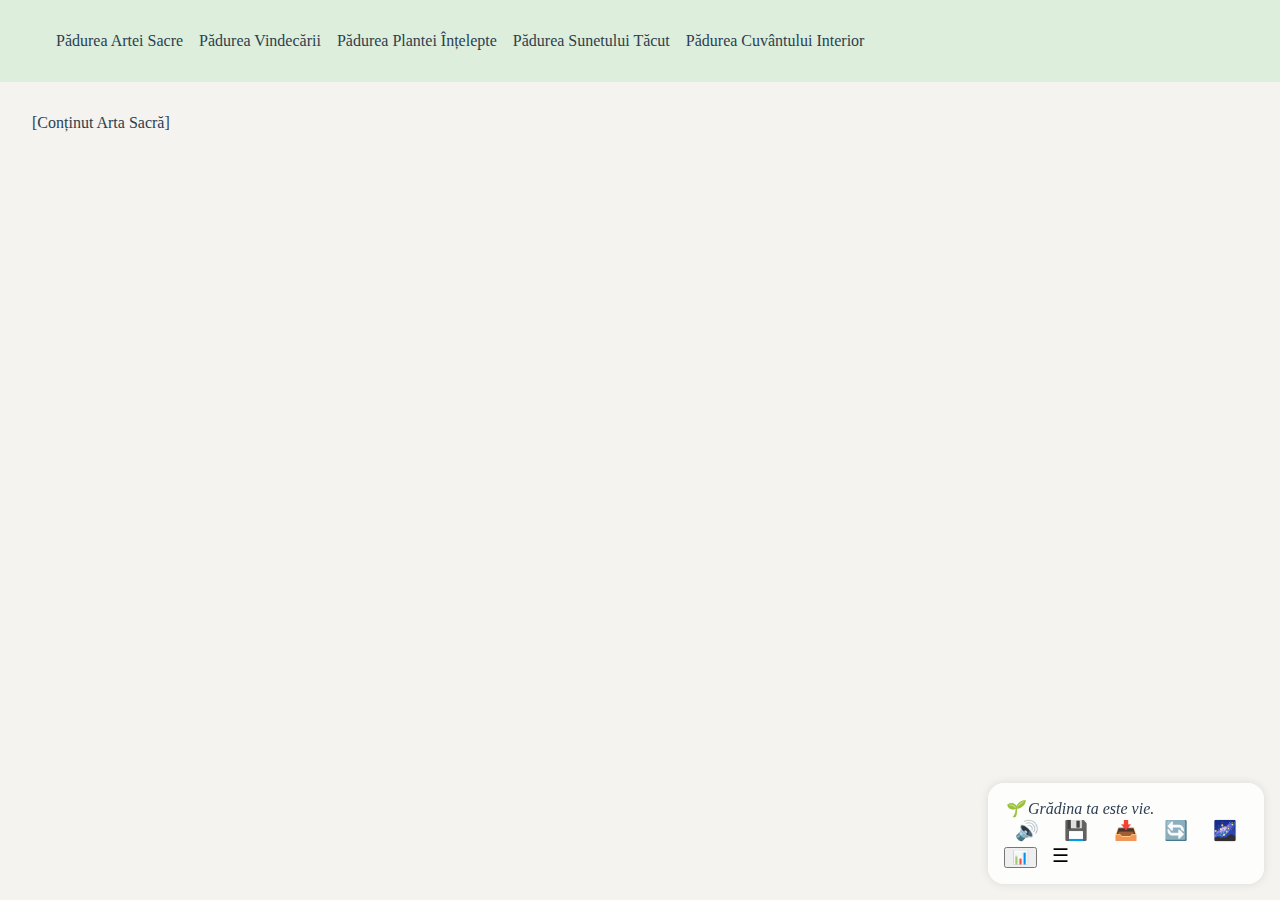
<file: index.html>
<!DOCTYPE html>
<html lang="en">
<head>
    <meta charset="UTF-8" />
    <meta name="viewport" content="width=device-width, initial-scale=1.0"/>
    <title>Grădina Haiku Zen</title>
    <link rel="stylesheet" href="css/style.css">
</head>
<body>
    <nav id="forest-menu">
        <ul>
            <li data-forest="arta">Pădurea Artei Sacre</li>
            <li data-forest="vindecare">Pădurea Vindecării</li>
            <li data-forest="plante">Pădurea Plantei Înțelepte</li>
            <li data-forest="sunet">Pădurea Sunetului Tăcut</li>
            <li data-forest="cuvant">Pădurea Cuvântului Interior</li>
        </ul>
    </nav>
    <main id="garden-container">
        <section id="arta" class="forest-section">[Conținut Arta Sacră]</section>
        <section id="vindecare" class="forest-section hidden">[Conținut Vindecare]</section>
        <section id="plante" class="forest-section hidden">[Conținut Plante]</section>
        <section id="sunet" class="forest-section hidden">[Conținut Sunet]</section>
        <section id="cuvant" class="forest-section hidden">[Conținut Cuvânt]</section>
    </main>
    <script src="js/script.js"></script>
</body>
</html>

<!-- Control Bar -->

<div id="control-bar" class="visible">
  <span class="poetic-status">🌱 Grădina ta este vie.</span>
  <div class="buttons">
    <button id="toggle-sound" title="Ascultă șoapta grădinii.">🔊</button>
    <button id="export-json" title="Plantează o amintire în lume.">💾</button>
    <button id="import-json" title="Adu înapoi o grădină visată.">📥</button>
    <button id="reset-garden" title="Răsădește din nou începutul.">🔄</button>
    <button id="toggle-zen" title="Rămâi doar cu respirația.">🌌</button>
  </div>
  <button onclick="window.open('status.html')" title="Vezi progresul Grădinii.">📊</button>
    <button id="toggle-bar" title="🌾 Grădina tace, dar e aici.">☰</button>
</div>
</file>
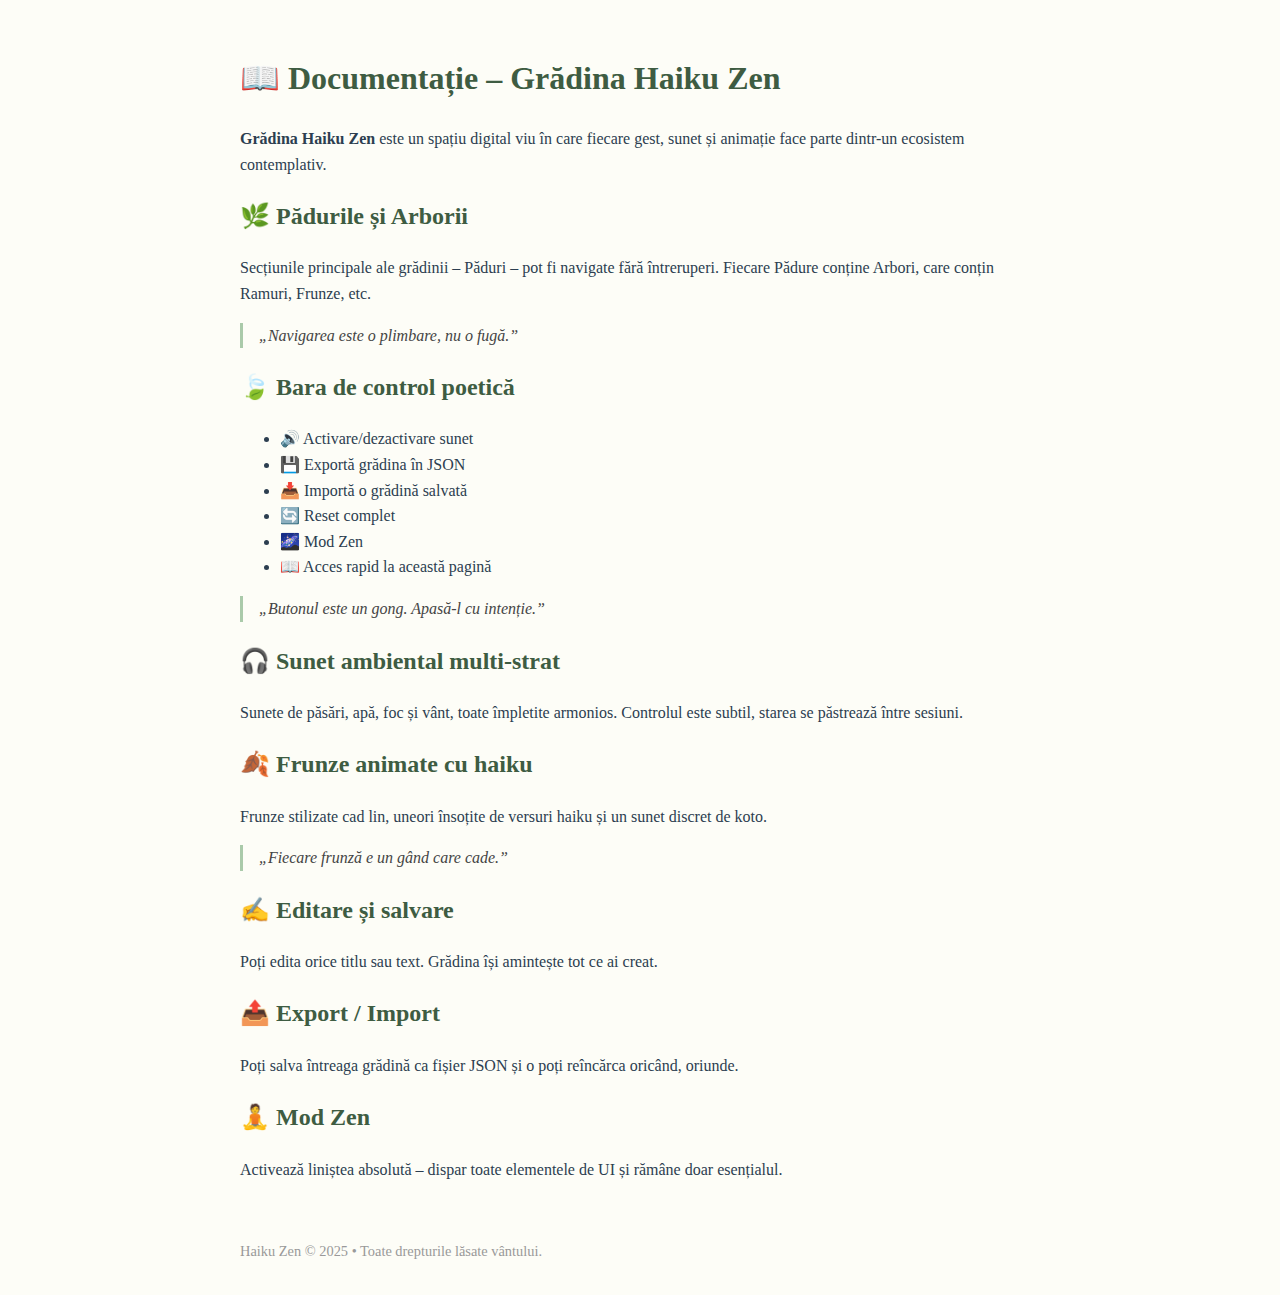
<file: docs.html>
<!DOCTYPE html>
<html lang="ro">
<head>
  <meta charset="UTF-8">
  <title>📖 Documentație Grădina Haiku Zen</title>
  <style>
    body {
      font-family: 'Georgia', serif;
      background-color: #fdfdf7;
      color: #2c3e50;
      line-height: 1.6;
      padding: 2em;
      max-width: 800px;
      margin: auto;
    }
    h1, h2 {
      color: #3e5c42;
    }
    em {
      color: #888;
    }
    .poetic {
      font-style: italic;
      color: #444;
      margin-top: 1em;
      padding-left: 1em;
      border-left: 3px solid #aacaaa;
    }
  </style>
</head>
<body>
  <h1>📖 Documentație – Grădina Haiku Zen</h1>
  <p><strong>Grădina Haiku Zen</strong> este un spațiu digital viu în care fiecare gest, sunet și animație face parte dintr-un ecosistem contemplativ.</p>

  <h2>🌿 Pădurile și Arborii</h2>
  <p>Secțiunile principale ale grădinii – Păduri – pot fi navigate fără întreruperi. Fiecare Pădure conține Arbori, care conțin Ramuri, Frunze, etc.</p>

  <div class="poetic">„Navigarea este o plimbare, nu o fugă.”</div>

  <h2>🍃 Bara de control poetică</h2>
  <ul>
    <li>🔊 Activare/dezactivare sunet</li>
    <li>💾 Exportă grădina în JSON</li>
    <li>📥 Importă o grădină salvată</li>
    <li>🔄 Reset complet</li>
    <li>🌌 Mod Zen</li>
    <li>📖 Acces rapid la această pagină</li>
  </ul>

  <div class="poetic">„Butonul este un gong. Apasă-l cu intenție.”</div>

  <h2>🎧 Sunet ambiental multi-strat</h2>
  <p>Sunete de păsări, apă, foc și vânt, toate împletite armonios. Controlul este subtil, starea se păstrează între sesiuni.</p>

  <h2>🍂 Frunze animate cu haiku</h2>
  <p>Frunze stilizate cad lin, uneori însoțite de versuri haiku și un sunet discret de koto.</p>

  <div class="poetic">„Fiecare frunză e un gând care cade.”</div>

  <h2>✍️ Editare și salvare</h2>
  <p>Poți edita orice titlu sau text. Grădina își amintește tot ce ai creat.</p>

  <h2>📤 Export / Import</h2>
  <p>Poți salva întreaga grădină ca fișier JSON și o poți reîncărca oricând, oriunde.</p>

  <h2>🧘 Mod Zen</h2>
  <p>Activează liniștea absolută – dispar toate elementele de UI și rămâne doar esențialul.</p>

  <footer style="margin-top:4em; font-size:0.9em; color:#999;">
    Haiku Zen © 2025 • Toate drepturile lăsate vântului.
  </footer>
</body>
</html>
</file>
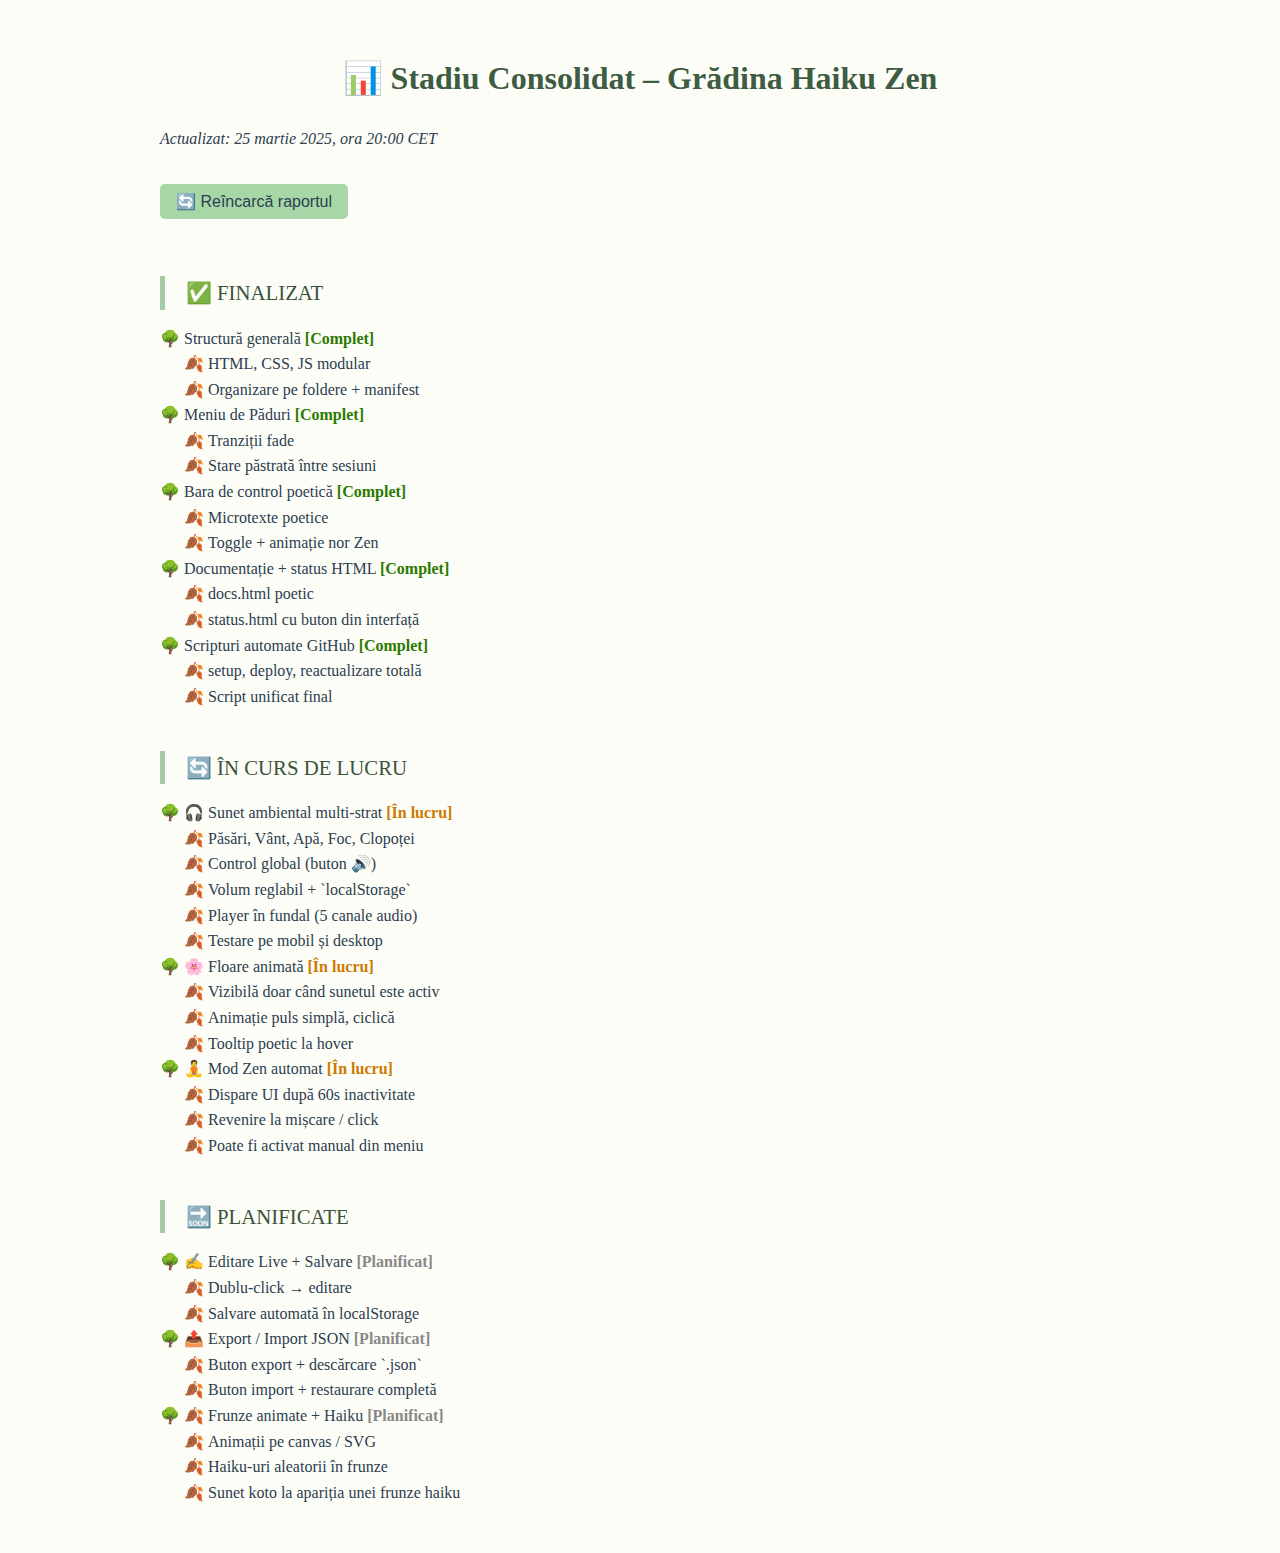
<file: status.html>
<!DOCTYPE html>
<html lang="ro">
<head>
  <meta charset="UTF-8">
  <title>📊 Stadiu Consolidat – Grădina Haiku Zen</title>
  <style>
    body {
      font-family: 'Georgia', serif;
      background-color: #fdfdf7;
      color: #2c3e50;
      line-height: 1.6;
      padding: 2em;
      max-width: 960px;
      margin: auto;
    }
    h1 {
      color: #3e5c42;
      text-align: center;
    }
    button {
      margin: 1em 0;
      padding: 0.5em 1em;
      font-size: 1em;
      border: none;
      border-radius: 5px;
      background-color: #a7d7a7;
      color: #2c3e50;
      cursor: pointer;
    }
    .section-title {
      font-size: 1.3em;
      margin-top: 2em;
      border-left: 5px solid #a6c9a6;
      padding-left: 1em;
      color: #3a533d;
    }
    ul {
      list-style-type: '🌳 ';
      padding-left: 1.5em;
    }
    ul ul {
      list-style-type: '🍂 ';
    }
    .status {
      font-weight: bold;
      color: #2c3e50;
    }
    .working { color: #cc7a00; }
    .complete { color: #2c7a00; }
    .planned { color: #888; }
  </style>
  <script>
    function refreshStatus() {
      location.reload();
    }
  </script>
</head>
<body>
  <h1>📊 Stadiu Consolidat – Grădina Haiku Zen</h1>
  <p><em>Actualizat: 25 martie 2025, ora 20:00 CET</em></p>
  <button onclick="refreshStatus()">🔄 Reîncarcă raportul</button>

  <div class="section-title">✅ FINALIZAT</div>
  <ul>
    <li>Structură generală <span class="status complete">[Complet]</span>
      <ul>
        <li>HTML, CSS, JS modular</li>
        <li>Organizare pe foldere + manifest</li>
      </ul>
    </li>
    <li>Meniu de Păduri <span class="status complete">[Complet]</span>
      <ul>
        <li>Tranziții fade</li>
        <li>Stare păstrată între sesiuni</li>
      </ul>
    </li>
    <li>Bara de control poetică <span class="status complete">[Complet]</span>
      <ul>
        <li>Microtexte poetice</li>
        <li>Toggle + animație nor Zen</li>
      </ul>
    </li>
    <li>Documentație + status HTML <span class="status complete">[Complet]</span>
      <ul>
        <li>docs.html poetic</li>
        <li>status.html cu buton din interfață</li>
      </ul>
    </li>
    <li>Scripturi automate GitHub <span class="status complete">[Complet]</span>
      <ul>
        <li>setup, deploy, reactualizare totală</li>
        <li>Script unificat final</li>
      </ul>
    </li>
  </ul>

  <div class="section-title">🔄 ÎN CURS DE LUCRU</div>
  <ul>
    <li>🎧 Sunet ambiental multi-strat <span class="status working">[În lucru]</span>
      <ul>
        <li>Păsări, Vânt, Apă, Foc, Clopoței</li>
        <li>Control global (buton 🔊)</li>
        <li>Volum reglabil + `localStorage`</li>
        <li>Player în fundal (5 canale audio)</li>
        <li>Testare pe mobil și desktop</li>
      </ul>
    </li>
    <li>🌸 Floare animată <span class="status working">[În lucru]</span>
      <ul>
        <li>Vizibilă doar când sunetul este activ</li>
        <li>Animație puls simplă, ciclică</li>
        <li>Tooltip poetic la hover</li>
      </ul>
    </li>
    <li>🧘 Mod Zen automat <span class="status working">[În lucru]</span>
      <ul>
        <li>Dispare UI după 60s inactivitate</li>
        <li>Revenire la mișcare / click</li>
        <li>Poate fi activat manual din meniu</li>
      </ul>
    </li>
  </ul>

  <div class="section-title">🔜 PLANIFICATE</div>
  <ul>
    <li>✍️ Editare Live + Salvare <span class="status planned">[Planificat]</span>
      <ul>
        <li>Dublu-click → editare</li>
        <li>Salvare automată în localStorage</li>
      </ul>
    </li>
    <li>📤 Export / Import JSON <span class="status planned">[Planificat]</span>
      <ul>
        <li>Buton export + descărcare `.json`</li>
        <li>Buton import + restaurare completă</li>
      </ul>
    </li>
    <li>🍂 Frunze animate + Haiku <span class="status planned">[Planificat]</span>
      <ul>
        <li>Animații pe canvas / SVG</li>
        <li>Haiku-uri aleatorii în frunze</li>
        <li>Sunet koto la apariția unei frunze haiku</li>
      </ul>
    </li>
  </ul>
</body>
</html>
</file>
<file: css/style.css>
body {
    font-family: 'Georgia', serif;
    background-color: #f4f3ef;
    color: #2c3e50;
    margin: 0;
    padding: 0;
}
nav#forest-menu {
    background-color: #ddeedd;
    padding: 1em;
}
nav#forest-menu ul {
    list-style: none;
    display: flex;
    gap: 1em;
}
.forest-section {
    display: none;
    padding: 2em;
    transition: opacity 1s ease-in-out;
}
.forest-section:not(.hidden) {
    display: block;
}

/* Control Bar Styles */

#control-bar {
  position: fixed;
  bottom: 1em;
  right: 1em;
  background: rgba(255, 255, 255, 0.8);
  border-radius: 1em;
  padding: 1em;
  box-shadow: 0 0 10px rgba(0,0,0,0.1);
  transition: all 0.8s ease-in-out;
  z-index: 1000;
}
#control-bar.hidden {
  opacity: 0;
  transform: scale(0.95);
  pointer-events: none;
}
#control-bar .poetic-status {
  font-family: 'Cormorant Garamond', serif;
  font-style: italic;
  margin-right: 1em;
}
#control-bar .buttons button,
#toggle-bar {
  margin: 0 0.25em;
  font-size: 1.2em;
  background: none;
  border: none;
  cursor: pointer;
  transition: transform 0.3s ease;
}
#control-bar .buttons button:hover,
#toggle-bar:hover {
  transform: scale(1.2);
}
</file>
